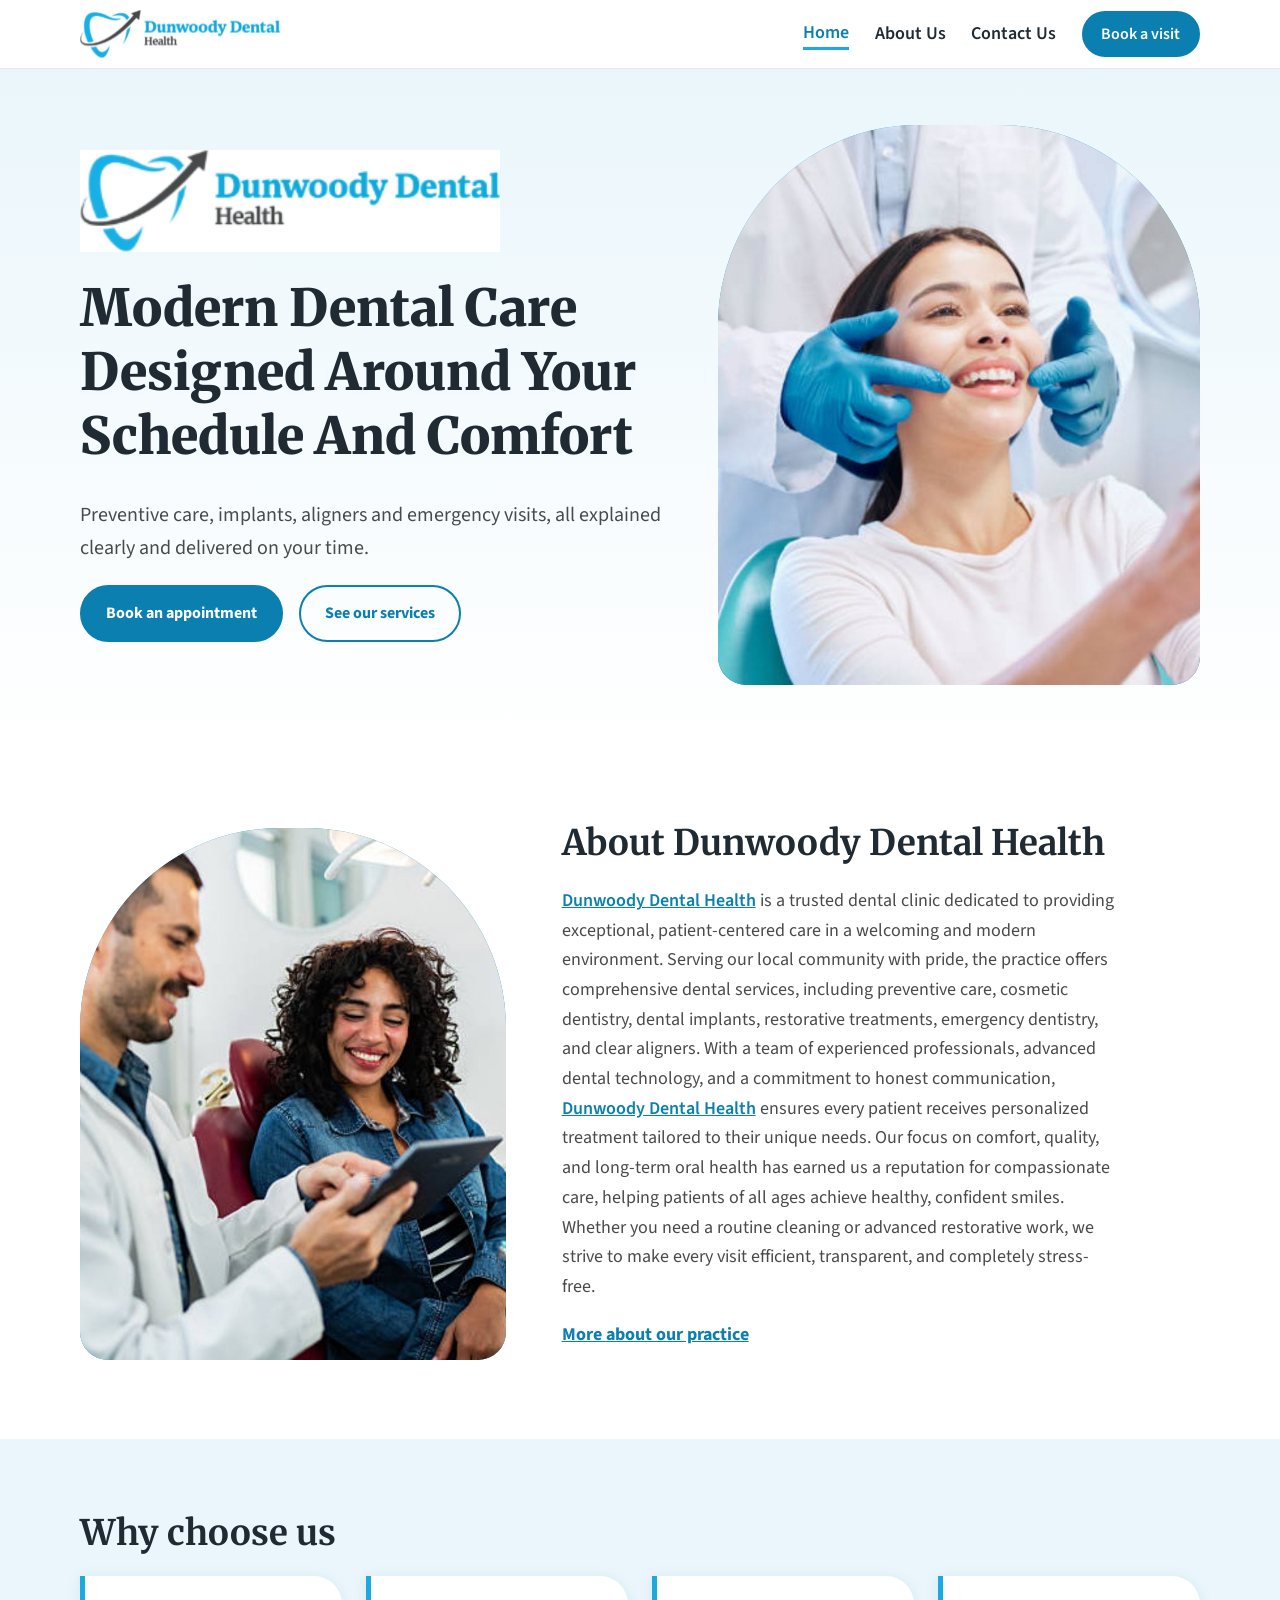
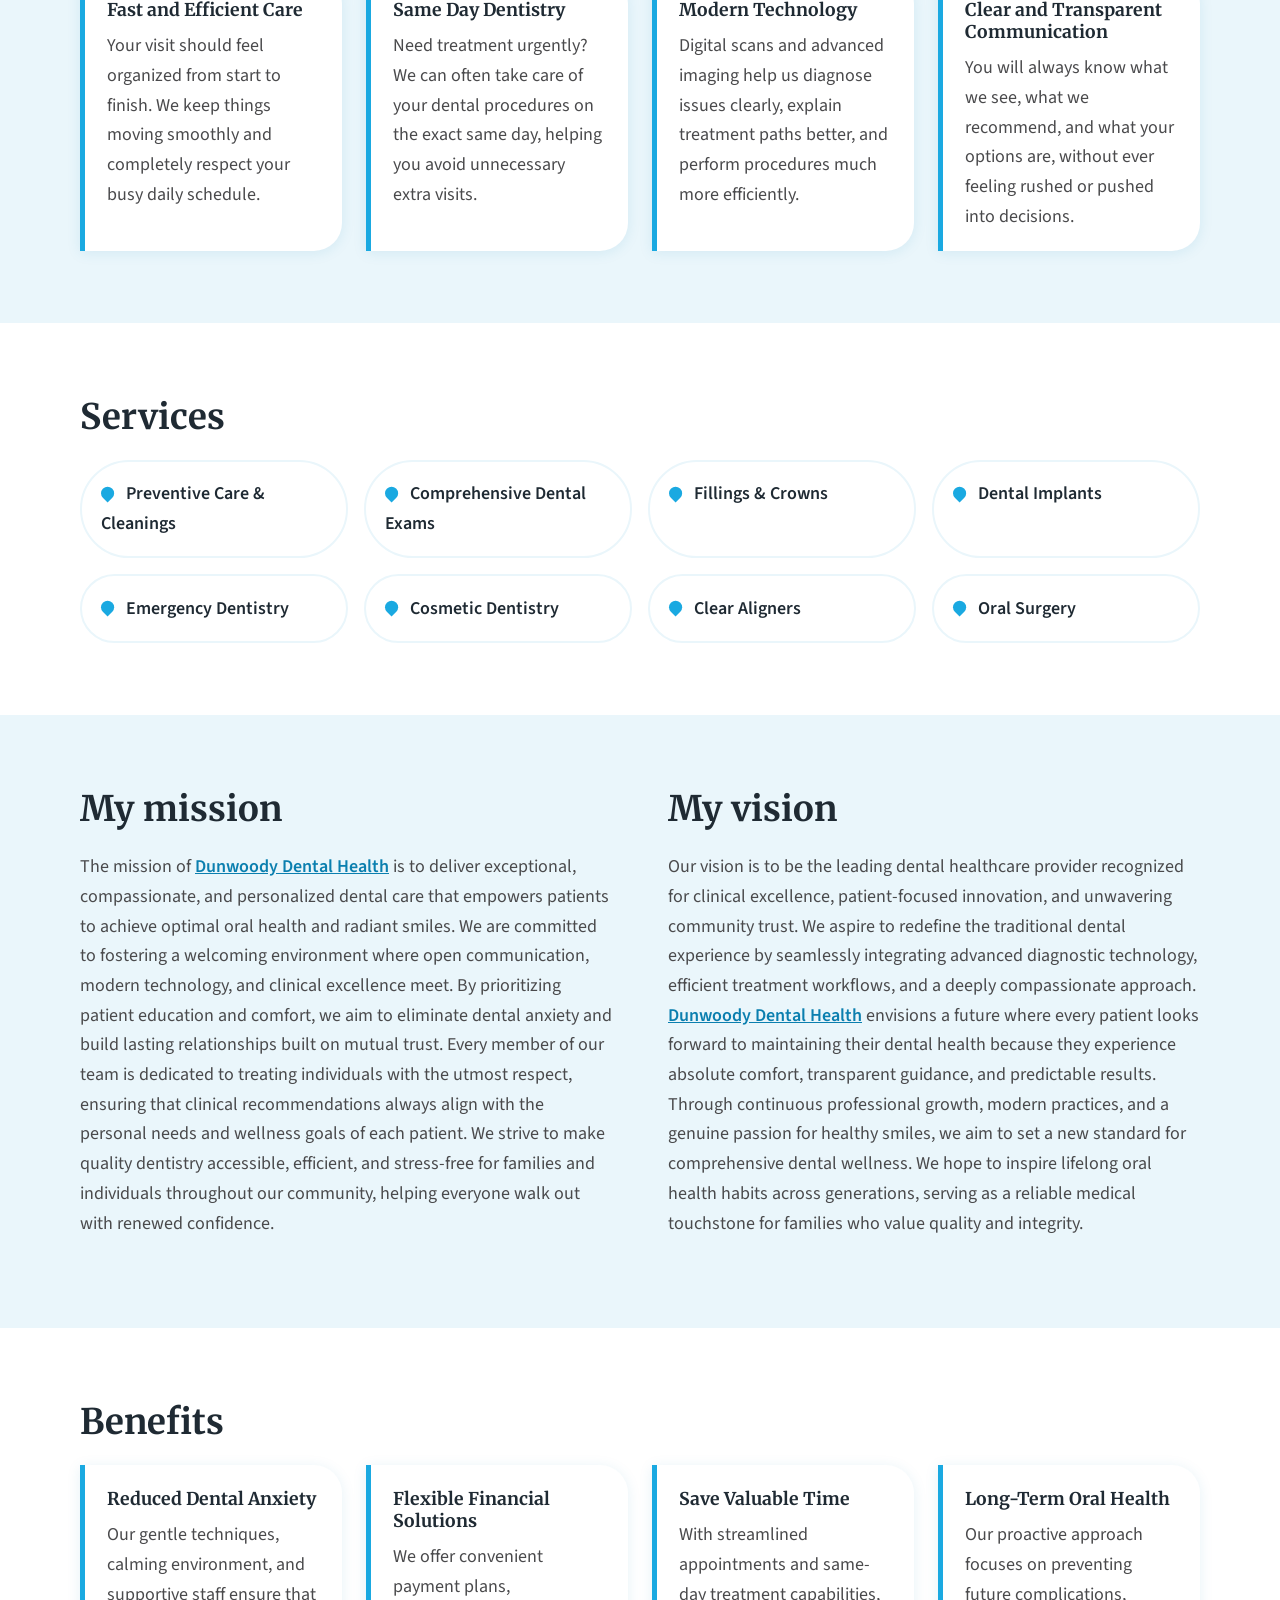
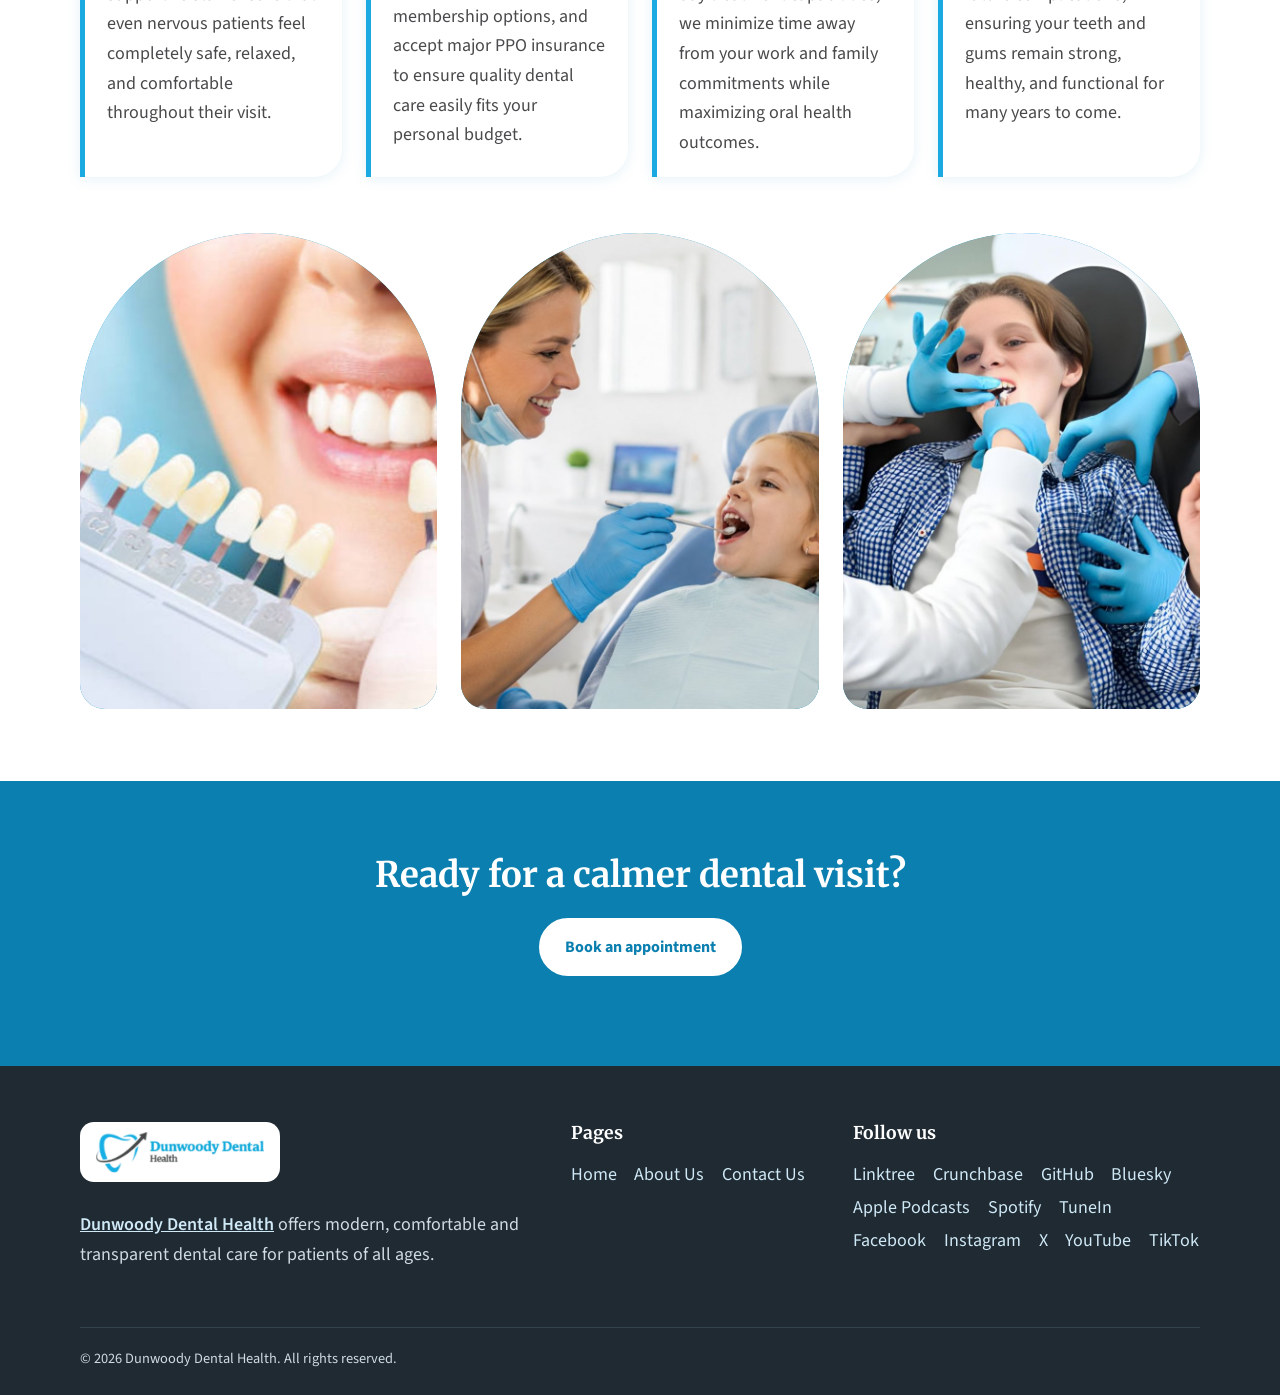
<file: index.html>
<!DOCTYPE html>
<html lang="en"><head><meta charset="utf-8"><meta name="viewport" content="width=device-width, initial-scale=1"><meta name="google-site-verification" content="Txa3iTcKR2nJV5ElExxhvN37FDd3ukhastSOL6AmpdI" />
<title>Dunwoody Dental Health | Modern Dental Care Around Your Schedule</title><meta name="description" content="Modern dental care designed around your schedule and comfort. Preventive care, implants, clear aligners, emergency dentistry and more at Dunwoody Dental Health.">
<link rel="canonical" href="https://dunwoodydentalhealth.netlify.app/"><meta name="robots" content="index,follow,max-image-preview:large"><meta name="theme-color" content="#1AA9E1"><meta name="author" content="Dunwoody Dental Health"><script type="application/ld+json">{"@context": "https://schema.org", "@graph": [{"@type": "Dentist", "@id": "https://dunwoodydentalhealth.netlify.app/#org", "name": "Dunwoody Dental Health", "url": "https://dunwoodydentalhealth.netlify.app/", "logo": "https://dunwoodydentalhealth.netlify.app/assets/logo.jpg", "image": "https://dunwoodydentalhealth.netlify.app/assets/og-image.jpg", "description": "Modern dental care designed around your schedule and comfort.", "sameAs": ["https://linktr.ee/dunwoodydentalhealth", "https://www.crunchbase.com/organization/dunwoody-dental-health", "https://github.com/dunwoodydentalhealth", "http://bsky.app/profile/dunwoodydental.bsky.social", "https://podcasts.apple.com/us/podcast/id6799878111", "https://open.spotify.com/show/033QrRmAuR9vrLFo2fSF3w", "https://tunein.com/radio/p4786538/", "https://www.facebook.com/DunwoodyDentalHealth/", "https://www.instagram.com/dunwoodydentalhealth/?hl=en", "https://x.com/Dunwoody_dds", "https://www.youtube.com/@DunwoodyDentalHealth", "https://www.tiktok.com/@dunwoodydentalhealth"]}, {"@type": "WebSite", "@id": "https://dunwoodydentalhealth.netlify.app/#site", "url": "https://dunwoodydentalhealth.netlify.app/", "name": "Dunwoody Dental Health", "publisher": {"@id": "https://dunwoodydentalhealth.netlify.app/#org"}}]}</script>
<link rel="icon" href="favicon.ico" sizes="32x32"><link rel="icon" type="image/png" href="assets/favicon.png"><link rel="apple-touch-icon" href="assets/apple-touch-icon.png">
<meta property="og:type" content="website"><meta property="og:site_name" content="Dunwoody Dental Health"><meta property="og:title" content="Dunwoody Dental Health | Modern Dental Care Around Your Schedule"><meta property="og:description" content="Modern dental care designed around your schedule and comfort. Preventive care, implants, clear aligners, emergency dentistry and more at Dunwoody Dental Health."><meta property="og:image" content="https://dunwoodydentalhealth.netlify.app/assets/og-image.jpg"><meta property="og:url" content="https://dunwoodydentalhealth.netlify.app/"><meta property="og:locale" content="en_US">
<meta name="twitter:card" content="summary_large_image"><meta name="twitter:image" content="https://dunwoodydentalhealth.netlify.app/assets/og-image.jpg">
<link rel="preconnect" href="https://fonts.googleapis.com"><link rel="preconnect" href="https://fonts.gstatic.com" crossorigin>
<link href="https://fonts.googleapis.com/css2?family=Merriweather:wght@400;700;900&family=Source+Sans+3:wght@400;600;700&display=swap" rel="stylesheet">
<link rel="stylesheet" href="css/style.css"></head><body>
<header class="site-header"><div class="wrap bar"><a href="index.html" class="logo"><img src="assets/logo.jpg" alt="Dunwoody Dental Health logo" width="220"></a>
<button class="menu-btn" aria-label="Open menu" aria-expanded="false">Menu</button><nav class="nav" aria-label="Main"><a href="index.html" aria-current="page">Home</a><a href="about.html">About Us</a><a href="contact.html">Contact Us</a><a class="btn btn-sm" href="contact.html#book">Book a visit</a></nav></div></header>
<main>
<section class="hero"><div class="wrap hero-grid"><div>
<img class="hero-logo" src="assets/logo.jpg" alt="Dunwoody Dental Health logo" width="420">
<h1>Modern Dental Care Designed Around Your Schedule And Comfort</h1>
<p class="lead">Preventive care, implants, aligners and emergency visits, all explained clearly and delivered on your time.</p>
<p class="cta"><a class="btn" href="https://dunwoodydentalhealth.com/">Book an appointment</a><a class="btn btn-ghost" href="#services">See our services</a></p></div>
<figure class="ph arch hero-img"><img src="images/patient-1.jpg" alt="Smiling patient checking her new smile with the dentist" width="1000" height="1000" loading="lazy"></figure></div></section>

<section class="sec"><div class="wrap split"><figure class="ph arch"><img src="images/patient-2.jpg" alt="Dentist reviewing treatment options with a smiling patient on a tablet" width="1000" height="1000" loading="lazy"></figure><div>
<h2>About Dunwoody Dental Health</h2>
<p><a class="brand-link" href="https://studio.hubhopper.com/podcasts/484745/details" target="_blank" rel="noopener">Dunwoody Dental Health</a> is a trusted dental clinic dedicated to providing exceptional, patient-centered care in a welcoming and modern environment. Serving our local community with pride, the practice offers comprehensive dental services, including preventive care, cosmetic dentistry, dental implants, restorative treatments, emergency dentistry, and clear aligners. With a team of experienced professionals, advanced dental technology, and a commitment to honest communication, <a class="brand-link" href="https://www.airgigs.com/user/dunwoodydentalhealth" target="_blank" rel="noopener">Dunwoody Dental Health</a> ensures every patient receives personalized treatment tailored to their unique needs. Our focus on comfort, quality, and long-term oral health has earned us a reputation for compassionate care, helping patients of all ages achieve healthy, confident smiles. Whether you need a routine cleaning or advanced restorative work, we strive to make every visit efficient, transparent, and completely stress-free.</p>
<p><a class="textlink" href="about.html">More about our practice</a></p></div></div></section>

<section class="sec tint"><div class="wrap"><h2>Why choose us</h2><div class="grid4"><article class="card"><h3>Fast and Efficient Care</h3><p>Your visit should feel organized from start to finish. We keep things moving smoothly and completely respect your busy daily schedule.</p></article><article class="card"><h3>Same Day Dentistry</h3><p>Need treatment urgently? We can often take care of your dental procedures on the exact same day, helping you avoid unnecessary extra visits.</p></article><article class="card"><h3>Modern Technology</h3><p>Digital scans and advanced imaging help us diagnose issues clearly, explain treatment paths better, and perform procedures much more efficiently.</p></article><article class="card"><h3>Clear and Transparent Communication</h3><p>You will always know what we see, what we recommend, and what your options are, without ever feeling rushed or pushed into decisions.</p></article></div></div></section>

<section class="sec" id="services"><div class="wrap"><h2>Services</h2><ul class="svc"><li>Preventive Care & Cleanings</li><li>Comprehensive Dental Exams</li><li>Fillings & Crowns</li><li>Dental Implants</li><li>Emergency Dentistry</li><li>Cosmetic Dentistry</li><li>Clear Aligners</li><li>Oral Surgery</li></ul></div></section>

<section class="sec tint"><div class="wrap mv">
<div><h2>My mission</h2><p>The mission of <a class="brand-link" href="https://lnk.bio/dunwoodydentalhealth" target="_blank" rel="noopener">Dunwoody Dental Health</a> is to deliver exceptional, compassionate, and personalized dental care that empowers patients to achieve optimal oral health and radiant smiles. We are committed to fostering a welcoming environment where open communication, modern technology, and clinical excellence meet. By prioritizing patient education and comfort, we aim to eliminate dental anxiety and build lasting relationships built on mutual trust. Every member of our team is dedicated to treating individuals with the utmost respect, ensuring that clinical recommendations always align with the personal needs and wellness goals of each patient. We strive to make quality dentistry accessible, efficient, and stress-free for families and individuals throughout our community, helping everyone walk out with renewed confidence.</p></div>
<div><h2>My vision</h2><p>Our vision is to be the leading dental healthcare provider recognized for clinical excellence, patient-focused innovation, and unwavering community trust. We aspire to redefine the traditional dental experience by seamlessly integrating advanced diagnostic technology, efficient treatment workflows, and a deeply compassionate approach. <a class="brand-link" href="https://www.letsknowit.com/dunwoodydentalhealth" target="_blank" rel="noopener">Dunwoody Dental Health</a> envisions a future where every patient looks forward to maintaining their dental health because they experience absolute comfort, transparent guidance, and predictable results. Through continuous professional growth, modern practices, and a genuine passion for healthy smiles, we aim to set a new standard for comprehensive dental wellness. We hope to inspire lifelong oral health habits across generations, serving as a reliable medical touchstone for families who value quality and integrity.</p></div></div></section>

<section class="sec"><div class="wrap"><h2>Benefits</h2><div class="grid4"><article class="card"><h3>Reduced Dental Anxiety</h3><p>Our gentle techniques, calming environment, and supportive staff ensure that even nervous patients feel completely safe, relaxed, and comfortable throughout their visit.</p></article><article class="card"><h3>Flexible Financial Solutions</h3><p>We offer convenient payment plans, membership options, and accept major PPO insurance to ensure quality dental care easily fits your personal budget.</p></article><article class="card"><h3>Save Valuable Time</h3><p>With streamlined appointments and same-day treatment capabilities, we minimize time away from your work and family commitments while maximizing oral health outcomes.</p></article><article class="card"><h3>Long-Term Oral Health</h3><p>Our proactive approach focuses on preventing future complications, ensuring your teeth and gums remain strong, healthy, and functional for many years to come.</p></article></div>
<div class="gallery"><figure class="ph arch"><img src="images/patient-3.jpg" alt="Close-up of a patient's bright smile with tooth shade guide" width="1000" height="1000" loading="lazy"></figure><figure class="ph arch"><img src="images/patient-4.jpg" alt="Child patient at a gentle dental check-up" width="1000" height="1000" loading="lazy"></figure><figure class="ph arch"><img src="images/patient-5.jpg" alt="Young patient receiving dental care" width="1000" height="1000" loading="lazy"></figure></div></div></section>

<section class="sec band"><div class="wrap center"><h2>Ready for a calmer dental visit?</h2><p class="cta"><a class="btn btn-light" href="contact.html#book">Book an appointment</a></p></div></section></main>
<footer class="site-footer"><div class="wrap foot"><div><img src="assets/logo.jpg" alt="Dunwoody Dental Health" width="200"><p><a class="brand-link" href="https://leetcode.com/u/dunwoodydentalhealth/" target="_blank" rel="noopener">Dunwoody Dental Health</a> offers modern, comfortable and transparent dental care for patients of all ages.</p></div>
<div><h3>Pages</h3><p class="flinks"><a href="index.html" aria-current="page">Home</a><a href="about.html">About Us</a><a href="contact.html">Contact Us</a></p></div><div><h3>Follow us</h3><p class="flinks"><a href="https://linktr.ee/dunwoodydentalhealth" target="_blank" rel="noopener me">Linktree</a><a href="https://www.crunchbase.com/organization/dunwoody-dental-health" target="_blank" rel="noopener me">Crunchbase</a><a href="https://github.com/dunwoodydentalhealth" target="_blank" rel="noopener me">GitHub</a><a href="http://bsky.app/profile/dunwoodydental.bsky.social" target="_blank" rel="noopener me">Bluesky</a><a href="https://podcasts.apple.com/us/podcast/id6799878111" target="_blank" rel="noopener me">Apple Podcasts</a><a href="https://open.spotify.com/show/033QrRmAuR9vrLFo2fSF3w" target="_blank" rel="noopener me">Spotify</a><a href="https://tunein.com/radio/p4786538/" target="_blank" rel="noopener me">TuneIn</a><a href="https://www.facebook.com/DunwoodyDentalHealth/" target="_blank" rel="noopener me">Facebook</a><a href="https://www.instagram.com/dunwoodydentalhealth/?hl=en" target="_blank" rel="noopener me">Instagram</a><a href="https://x.com/Dunwoody_dds" target="_blank" rel="noopener me">X</a><a href="https://www.youtube.com/@DunwoodyDentalHealth" target="_blank" rel="noopener me">YouTube</a><a href="https://www.tiktok.com/@dunwoodydentalhealth" target="_blank" rel="noopener me">TikTok</a></p></div></div>
<div class="wrap copy">&copy; <span id="yr">2026</span> Dunwoody Dental Health. All rights reserved.</div></footer>
<script src="js/main.js"></script></body></html>
</file>
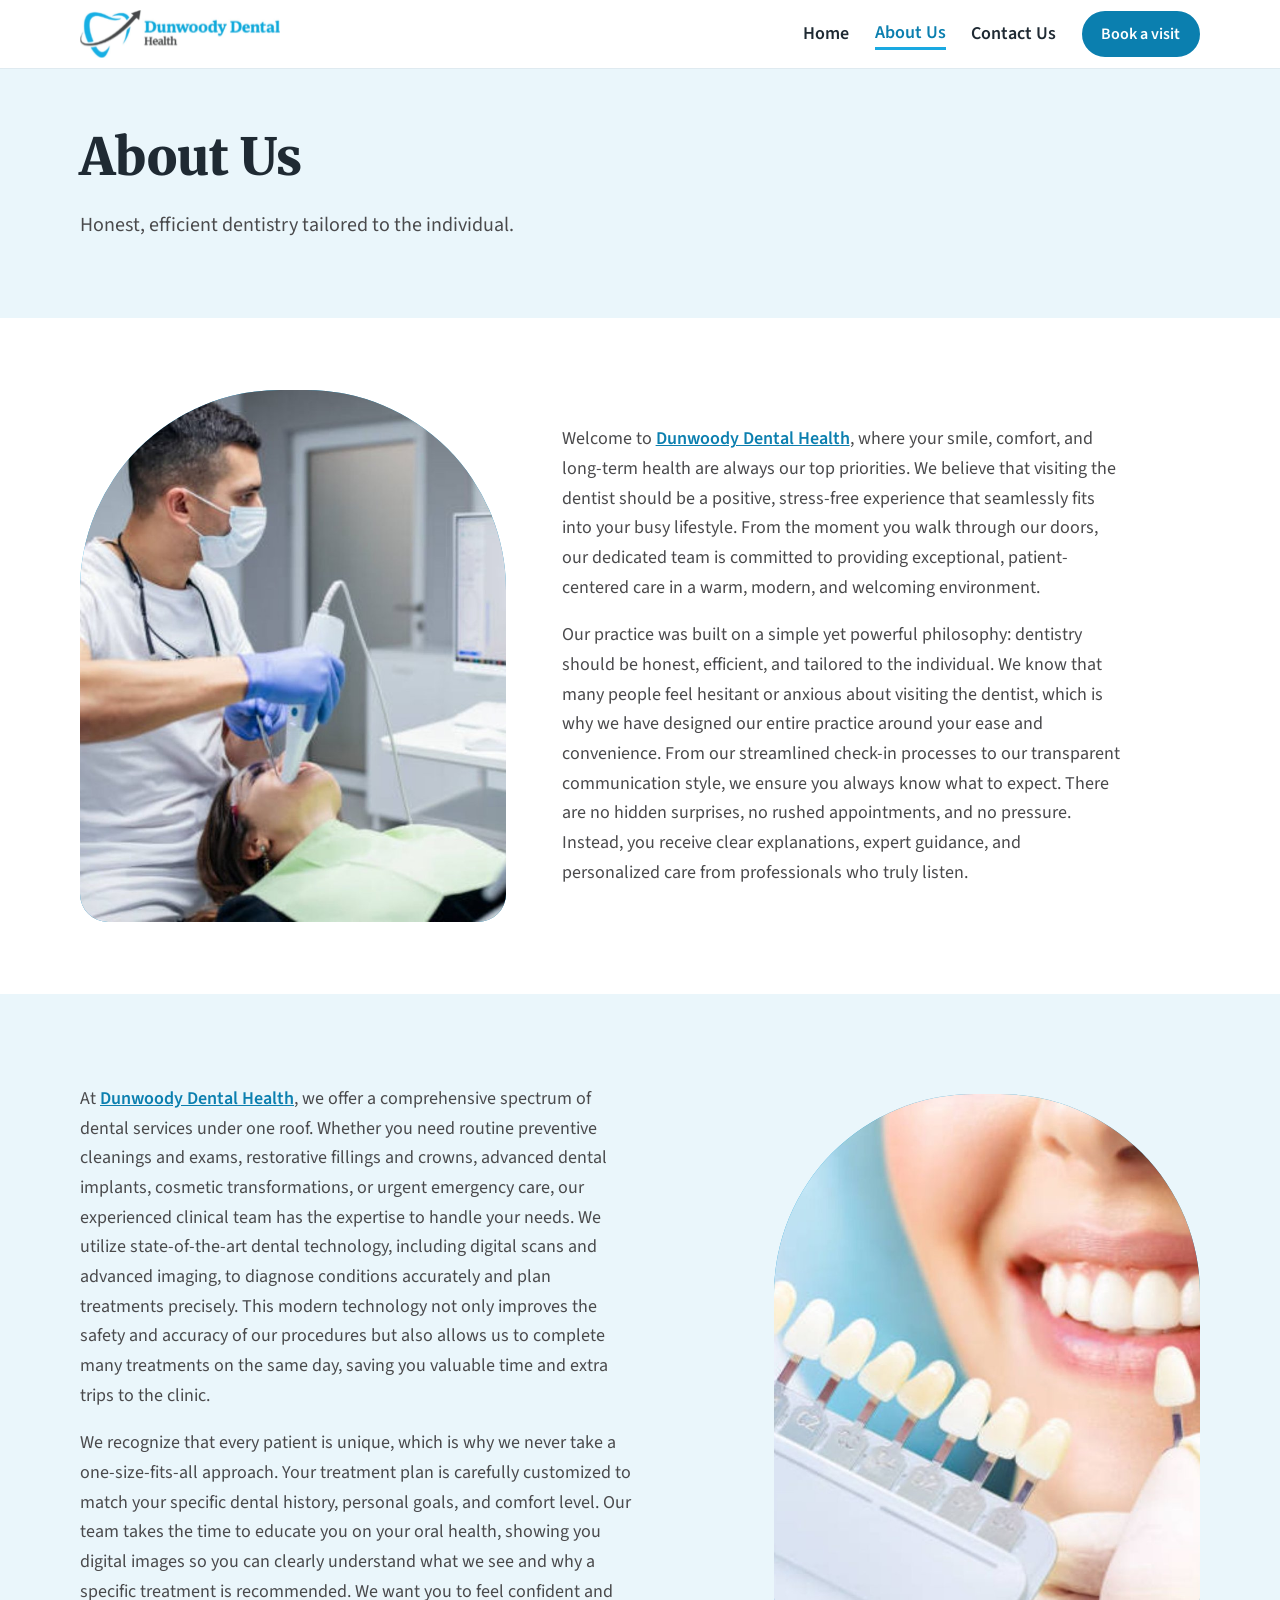
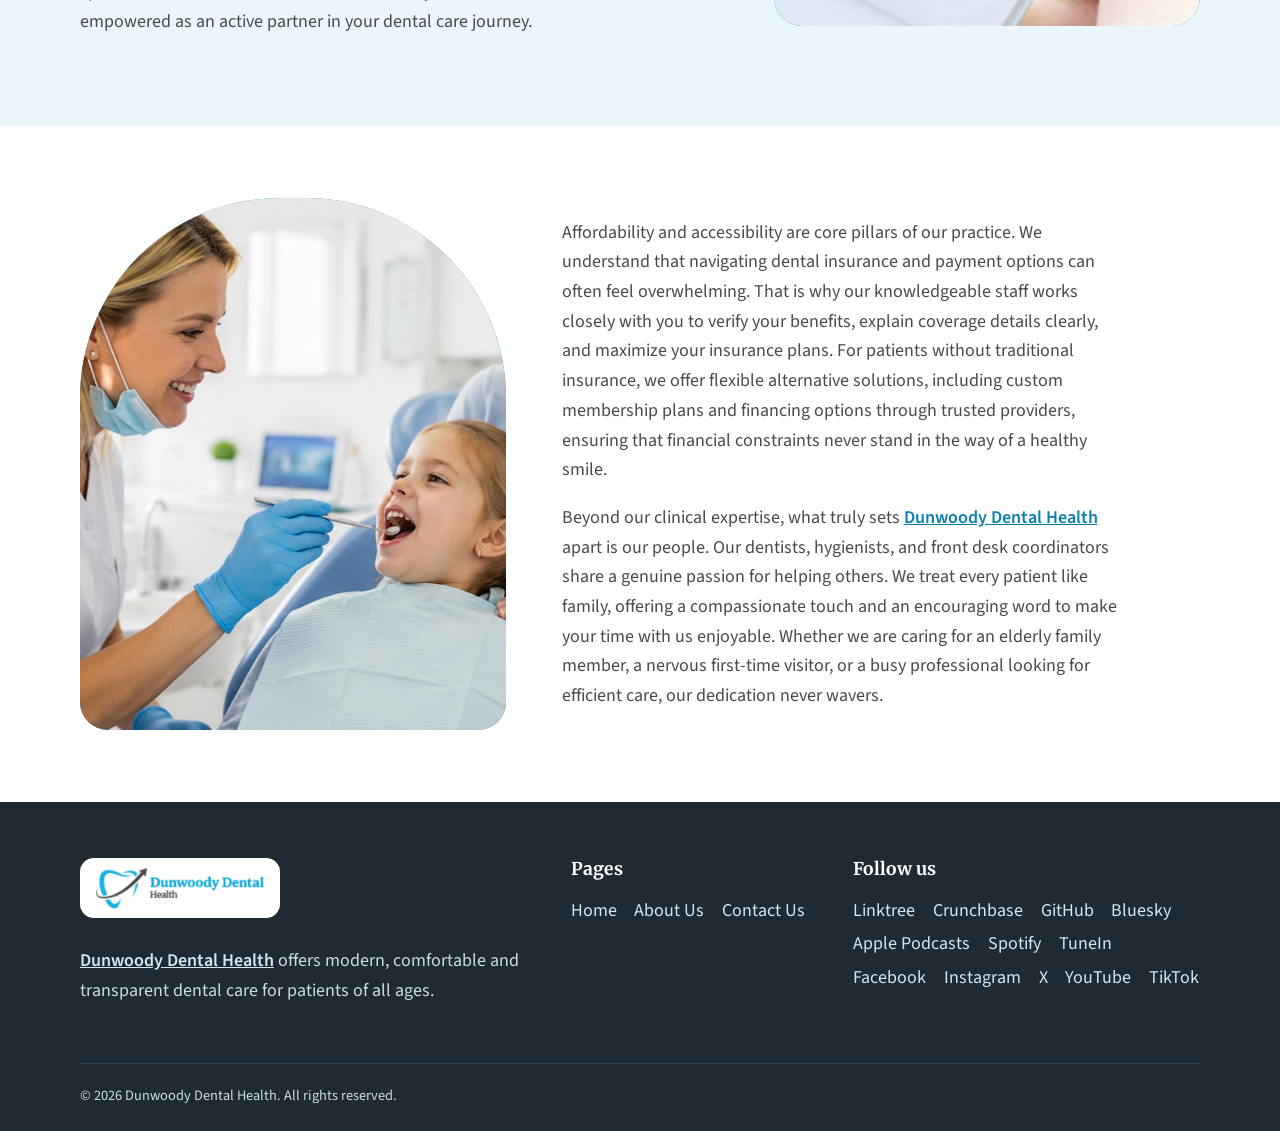
<file: about.html>
<!DOCTYPE html>
<html lang="en"><head><meta charset="utf-8"><meta name="viewport" content="width=device-width, initial-scale=1">
<title>About Us | Dunwoody Dental Health</title><meta name="description" content="Learn about Dunwoody Dental Health: honest, efficient, patient-centered dentistry with modern technology, flexible payment options and a caring team.">
<link rel="canonical" href="https://dunwoodydentalhealth.netlify.app/about.html"><meta name="robots" content="index,follow,max-image-preview:large"><meta name="theme-color" content="#1AA9E1"><meta name="author" content="Dunwoody Dental Health"><script type="application/ld+json">{"@context": "https://schema.org", "@graph": [{"@type": "Dentist", "@id": "https://dunwoodydentalhealth.netlify.app/#org", "name": "Dunwoody Dental Health", "url": "https://dunwoodydentalhealth.netlify.app/", "logo": "https://dunwoodydentalhealth.netlify.app/assets/logo.jpg", "image": "https://dunwoodydentalhealth.netlify.app/assets/og-image.jpg", "description": "Modern dental care designed around your schedule and comfort.", "sameAs": ["https://linktr.ee/dunwoodydentalhealth", "https://www.crunchbase.com/organization/dunwoody-dental-health", "https://github.com/dunwoodydentalhealth", "http://bsky.app/profile/dunwoodydental.bsky.social", "https://podcasts.apple.com/us/podcast/id6799878111", "https://open.spotify.com/show/033QrRmAuR9vrLFo2fSF3w", "https://tunein.com/radio/p4786538/", "https://www.facebook.com/DunwoodyDentalHealth/", "https://www.instagram.com/dunwoodydentalhealth/?hl=en", "https://x.com/Dunwoody_dds", "https://www.youtube.com/@DunwoodyDentalHealth", "https://www.tiktok.com/@dunwoodydentalhealth"]}, {"@type": "WebSite", "@id": "https://dunwoodydentalhealth.netlify.app/#site", "url": "https://dunwoodydentalhealth.netlify.app/", "name": "Dunwoody Dental Health", "publisher": {"@id": "https://dunwoodydentalhealth.netlify.app/#org"}}, {"@type": "AboutPage", "url": "https://dunwoodydentalhealth.netlify.app/about.html", "name": "About Us", "about": {"@id": "https://dunwoodydentalhealth.netlify.app/#org"}}]}</script>
<link rel="icon" href="favicon.ico" sizes="32x32"><link rel="icon" type="image/png" href="assets/favicon.png"><link rel="apple-touch-icon" href="assets/apple-touch-icon.png">
<meta property="og:type" content="website"><meta property="og:site_name" content="Dunwoody Dental Health"><meta property="og:title" content="About Us | Dunwoody Dental Health"><meta property="og:description" content="Learn about Dunwoody Dental Health: honest, efficient, patient-centered dentistry with modern technology, flexible payment options and a caring team."><meta property="og:image" content="https://dunwoodydentalhealth.netlify.app/assets/og-image.jpg"><meta property="og:url" content="https://dunwoodydentalhealth.netlify.app/about.html"><meta property="og:locale" content="en_US">
<meta name="twitter:card" content="summary_large_image"><meta name="twitter:image" content="https://dunwoodydentalhealth.netlify.app/assets/og-image.jpg">
<link rel="preconnect" href="https://fonts.googleapis.com"><link rel="preconnect" href="https://fonts.gstatic.com" crossorigin>
<link href="https://fonts.googleapis.com/css2?family=Merriweather:wght@400;700;900&family=Source+Sans+3:wght@400;600;700&display=swap" rel="stylesheet">
<link rel="stylesheet" href="css/style.css"></head><body>
<header class="site-header"><div class="wrap bar"><a href="index.html" class="logo"><img src="assets/logo.jpg" alt="Dunwoody Dental Health logo" width="220"></a>
<button class="menu-btn" aria-label="Open menu" aria-expanded="false">Menu</button><nav class="nav" aria-label="Main"><a href="index.html">Home</a><a href="about.html" aria-current="page">About Us</a><a href="contact.html">Contact Us</a><a class="btn btn-sm" href="contact.html#book">Book a visit</a></nav></div></header>
<main><section class="page-head"><div class="wrap"><h1>About Us</h1><p class="lead">Honest, efficient dentistry tailored to the individual.</p></div></section>
<section class="sec"><div class="wrap split"><figure class="ph arch"><img src="images/patient-6.jpg" alt="Dentist using a digital intraoral scanner on a patient" width="1000" height="1000" loading="lazy"></figure><div><p>Welcome to <a class="brand-link" href="https://audio.com/dunwoody-dental-health" target="_blank" rel="noopener">Dunwoody Dental Health</a>, where your smile, comfort, and long-term health are always our top priorities. We believe that visiting the dentist should be a positive, stress-free experience that seamlessly fits into your busy lifestyle. From the moment you walk through our doors, our dedicated team is committed to providing exceptional, patient-centered care in a warm, modern, and welcoming environment.</p><p>Our practice was built on a simple yet powerful philosophy: dentistry should be honest, efficient, and tailored to the individual. We know that many people feel hesitant or anxious about visiting the dentist, which is why we have designed our entire practice around your ease and convenience. From our streamlined check-in processes to our transparent communication style, we ensure you always know what to expect. There are no hidden surprises, no rushed appointments, and no pressure. Instead, you receive clear explanations, expert guidance, and personalized care from professionals who truly listen.</p></div></div></section>
<section class="sec tint"><div class="wrap split rev"><div><p>At <a class="brand-link" href="https://www.zupyak.com/u/Dunwoody-Dental-Health/" target="_blank" rel="noopener">Dunwoody Dental Health</a>, we offer a comprehensive spectrum of dental services under one roof. Whether you need routine preventive cleanings and exams, restorative fillings and crowns, advanced dental implants, cosmetic transformations, or urgent emergency care, our experienced clinical team has the expertise to handle your needs. We utilize state-of-the-art dental technology, including digital scans and advanced imaging, to diagnose conditions accurately and plan treatments precisely. This modern technology not only improves the safety and accuracy of our procedures but also allows us to complete many treatments on the same day, saving you valuable time and extra trips to the clinic.</p><p>We recognize that every patient is unique, which is why we never take a one-size-fits-all approach. Your treatment plan is carefully customized to match your specific dental history, personal goals, and comfort level. Our team takes the time to educate you on your oral health, showing you digital images so you can clearly understand what we see and why a specific treatment is recommended. We want you to feel confident and empowered as an active partner in your dental care journey.</p></div><figure class="ph arch"><img src="images/patient-3.jpg" alt="Close-up of a patient's bright smile with tooth shade guide" width="1000" height="1000" loading="lazy"></figure></div></section>
<section class="sec"><div class="wrap split"><figure class="ph arch"><img src="images/patient-4.jpg" alt="Child patient at a gentle dental check-up" width="1000" height="1000" loading="lazy"></figure><div><p>Affordability and accessibility are core pillars of our practice. We understand that navigating dental insurance and payment options can often feel overwhelming. That is why our knowledgeable staff works closely with you to verify your benefits, explain coverage details clearly, and maximize your insurance plans. For patients without traditional insurance, we offer flexible alternative solutions, including custom membership plans and financing options through trusted providers, ensuring that financial constraints never stand in the way of a healthy smile.</p><p>Beyond our clinical expertise, what truly sets <a class="brand-link" href="https://orcid.org/my-orcid?emailVerified=true&orcid=0009-0005-3751-961X" target="_blank" rel="noopener">Dunwoody Dental Health</a> apart is our people. Our dentists, hygienists, and front desk coordinators share a genuine passion for helping others. We treat every patient like family, offering a compassionate touch and an encouraging word to make your time with us enjoyable. Whether we are caring for an elderly family member, a nervous first-time visitor, or a busy professional looking for efficient care, our dedication never wavers.</p></div></div></section>
<footer class="site-footer"><div class="wrap foot"><div><img src="assets/logo.jpg" alt="Dunwoody Dental Health" width="200"><p><a class="brand-link" href="https://metacast.app/itunes/import/6799878111" target="_blank" rel="noopener">Dunwoody Dental Health</a> offers modern, comfortable and transparent dental care for patients of all ages.</p></div>
<div><h3>Pages</h3><p class="flinks"><a href="index.html">Home</a><a href="about.html" aria-current="page">About Us</a><a href="contact.html">Contact Us</a></p></div><div><h3>Follow us</h3><p class="flinks"><a href="https://linktr.ee/dunwoodydentalhealth" target="_blank" rel="noopener me">Linktree</a><a href="https://www.crunchbase.com/organization/dunwoody-dental-health" target="_blank" rel="noopener me">Crunchbase</a><a href="https://github.com/dunwoodydentalhealth" target="_blank" rel="noopener me">GitHub</a><a href="http://bsky.app/profile/dunwoodydental.bsky.social" target="_blank" rel="noopener me">Bluesky</a><a href="https://podcasts.apple.com/us/podcast/id6799878111" target="_blank" rel="noopener me">Apple Podcasts</a><a href="https://open.spotify.com/show/033QrRmAuR9vrLFo2fSF3w" target="_blank" rel="noopener me">Spotify</a><a href="https://tunein.com/radio/p4786538/" target="_blank" rel="noopener me">TuneIn</a><a href="https://www.facebook.com/DunwoodyDentalHealth/" target="_blank" rel="noopener me">Facebook</a><a href="https://www.instagram.com/dunwoodydentalhealth/?hl=en" target="_blank" rel="noopener me">Instagram</a><a href="https://x.com/Dunwoody_dds" target="_blank" rel="noopener me">X</a><a href="https://www.youtube.com/@DunwoodyDentalHealth" target="_blank" rel="noopener me">YouTube</a><a href="https://www.tiktok.com/@dunwoodydentalhealth" target="_blank" rel="noopener me">TikTok</a></p></div></div>
<div class="wrap copy">&copy; <span id="yr">2026</span> Dunwoody Dental Health. All rights reserved.</div></footer>
<script src="js/main.js"></script></body></html>
</file>
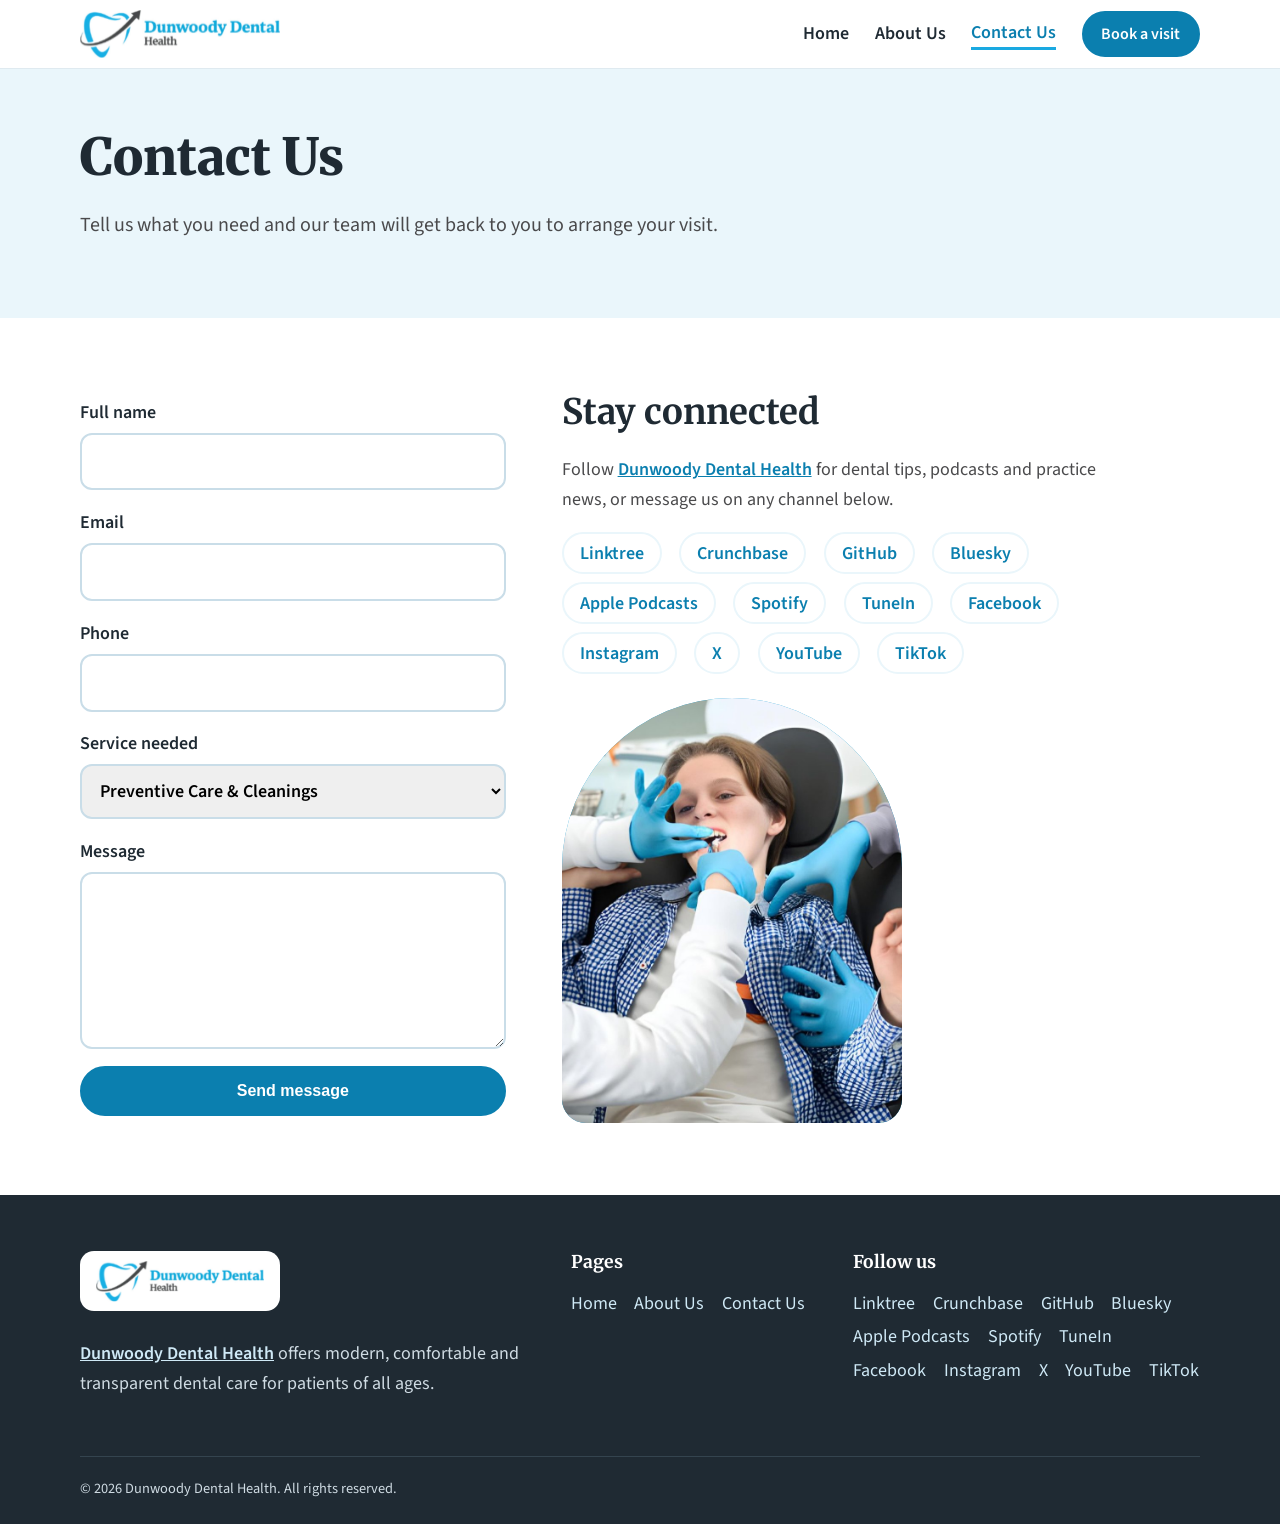
<file: contact.html>
<!DOCTYPE html>
<html lang="en"><head><meta charset="utf-8"><meta name="viewport" content="width=device-width, initial-scale=1">
<title>Contact Us | Dunwoody Dental Health</title><meta name="description" content="Book a visit or ask a question. Contact Dunwoody Dental Health and our team will get back to you.">
<link rel="canonical" href="https://dunwoodydentalhealth.netlify.app/contact.html"><meta name="robots" content="index,follow,max-image-preview:large"><meta name="theme-color" content="#1AA9E1"><meta name="author" content="Dunwoody Dental Health"><script type="application/ld+json">{"@context": "https://schema.org", "@graph": [{"@type": "Dentist", "@id": "https://dunwoodydentalhealth.netlify.app/#org", "name": "Dunwoody Dental Health", "url": "https://dunwoodydentalhealth.netlify.app/", "logo": "https://dunwoodydentalhealth.netlify.app/assets/logo.jpg", "image": "https://dunwoodydentalhealth.netlify.app/assets/og-image.jpg", "description": "Modern dental care designed around your schedule and comfort.", "sameAs": ["https://linktr.ee/dunwoodydentalhealth", "https://www.crunchbase.com/organization/dunwoody-dental-health", "https://github.com/dunwoodydentalhealth", "http://bsky.app/profile/dunwoodydental.bsky.social", "https://podcasts.apple.com/us/podcast/id6799878111", "https://open.spotify.com/show/033QrRmAuR9vrLFo2fSF3w", "https://tunein.com/radio/p4786538/", "https://www.facebook.com/DunwoodyDentalHealth/", "https://www.instagram.com/dunwoodydentalhealth/?hl=en", "https://x.com/Dunwoody_dds", "https://www.youtube.com/@DunwoodyDentalHealth", "https://www.tiktok.com/@dunwoodydentalhealth"]}, {"@type": "WebSite", "@id": "https://dunwoodydentalhealth.netlify.app/#site", "url": "https://dunwoodydentalhealth.netlify.app/", "name": "Dunwoody Dental Health", "publisher": {"@id": "https://dunwoodydentalhealth.netlify.app/#org"}}, {"@type": "ContactPage", "url": "https://dunwoodydentalhealth.netlify.app/contact.html", "name": "Contact Us", "about": {"@id": "https://dunwoodydentalhealth.netlify.app/#org"}}]}</script>
<link rel="icon" href="favicon.ico" sizes="32x32"><link rel="icon" type="image/png" href="assets/favicon.png"><link rel="apple-touch-icon" href="assets/apple-touch-icon.png">
<meta property="og:type" content="website"><meta property="og:site_name" content="Dunwoody Dental Health"><meta property="og:title" content="Contact Us | Dunwoody Dental Health"><meta property="og:description" content="Book a visit or ask a question. Contact Dunwoody Dental Health and our team will get back to you."><meta property="og:image" content="https://dunwoodydentalhealth.netlify.app/assets/og-image.jpg"><meta property="og:url" content="https://dunwoodydentalhealth.netlify.app/contact.html"><meta property="og:locale" content="en_US">
<meta name="twitter:card" content="summary_large_image"><meta name="twitter:image" content="https://dunwoodydentalhealth.netlify.app/assets/og-image.jpg">
<link rel="preconnect" href="https://fonts.googleapis.com"><link rel="preconnect" href="https://fonts.gstatic.com" crossorigin>
<link href="https://fonts.googleapis.com/css2?family=Merriweather:wght@400;700;900&family=Source+Sans+3:wght@400;600;700&display=swap" rel="stylesheet">
<link rel="stylesheet" href="css/style.css"></head><body>
<header class="site-header"><div class="wrap bar"><a href="index.html" class="logo"><img src="assets/logo.jpg" alt="Dunwoody Dental Health logo" width="220"></a>
<button class="menu-btn" aria-label="Open menu" aria-expanded="false">Menu</button><nav class="nav" aria-label="Main"><a href="index.html">Home</a><a href="about.html">About Us</a><a href="contact.html" aria-current="page">Contact Us</a><a class="btn btn-sm" href="contact.html#book">Book a visit</a></nav></div></header>
<main><section class="page-head"><div class="wrap"><h1>Contact Us</h1><p class="lead">Tell us what you need and our team will get back to you to arrange your visit.</p></div></section>
<section class="sec" id="book"><div class="wrap split">
<form class="form" name="contact" method="POST" action="/thanks.html" data-netlify="true" netlify-honeypot="bot-field" novalidate>
<input type="hidden" name="form-name" value="contact"><p hidden><label>Do not fill this out <input name="bot-field"></label></p>
<label>Full name<input name="name" required autocomplete="name"></label>
<label>Email<input type="email" name="email" required autocomplete="email"></label>
<label>Phone<input type="tel" name="phone" autocomplete="tel"></label>
<label>Service needed<select name="service"><option>Preventive Care &amp; Cleanings</option><option>Comprehensive Dental Exam</option><option>Fillings &amp; Crowns</option><option>Dental Implants</option><option>Emergency Dentistry</option><option>Cosmetic Dentistry</option><option>Clear Aligners</option><option>Oral Surgery</option></select></label>
<label>Message<textarea name="message" rows="5" required></textarea></label>
<button class="btn" type="submit">Send message</button><p class="err" role="alert" hidden>Please fill in your name, a valid email and a message.</p></form>
<div><h2>Stay connected</h2><p>Follow <a class="brand-link" href="https://pocketcasts.com/podcast/dunwoody-dental-health/bf0817d0-6336-013f-aebf-0affe66a1943" target="_blank" rel="noopener">Dunwoody Dental Health</a> for dental tips, podcasts and practice news, or message us on any channel below.</p>
<p class="flinks big-links"><a href="https://linktr.ee/dunwoodydentalhealth" target="_blank" rel="noopener me">Linktree</a><a href="https://www.crunchbase.com/organization/dunwoody-dental-health" target="_blank" rel="noopener me">Crunchbase</a><a href="https://github.com/dunwoodydentalhealth" target="_blank" rel="noopener me">GitHub</a><a href="http://bsky.app/profile/dunwoodydental.bsky.social" target="_blank" rel="noopener me">Bluesky</a><a href="https://podcasts.apple.com/us/podcast/id6799878111" target="_blank" rel="noopener me">Apple Podcasts</a><a href="https://open.spotify.com/show/033QrRmAuR9vrLFo2fSF3w" target="_blank" rel="noopener me">Spotify</a><a href="https://tunein.com/radio/p4786538/" target="_blank" rel="noopener me">TuneIn</a><a href="https://www.facebook.com/DunwoodyDentalHealth/" target="_blank" rel="noopener me">Facebook</a><a href="https://www.instagram.com/dunwoodydentalhealth/?hl=en" target="_blank" rel="noopener me">Instagram</a><a href="https://x.com/Dunwoody_dds" target="_blank" rel="noopener me">X</a><a href="https://www.youtube.com/@DunwoodyDentalHealth" target="_blank" rel="noopener me">YouTube</a><a href="https://www.tiktok.com/@dunwoodydentalhealth" target="_blank" rel="noopener me">TikTok</a></p><figure class="ph arch"><img src="images/patient-5.jpg" alt="Young patient receiving dental care" width="1000" height="1000" loading="lazy"></figure></div></div></section></main>
<footer class="site-footer"><div class="wrap foot"><div><img src="assets/logo.jpg" alt="Dunwoody Dental Health" width="200"><p><a class="brand-link" href="https://meta.stackexchange.com/users/1929019/dunwoody-dental-health" target="_blank" rel="noopener">Dunwoody Dental Health</a> offers modern, comfortable and transparent dental care for patients of all ages.</p></div>
<div><h3>Pages</h3><p class="flinks"><a href="index.html">Home</a><a href="about.html">About Us</a><a href="contact.html" aria-current="page">Contact Us</a></p></div><div><h3>Follow us</h3><p class="flinks"><a href="https://linktr.ee/dunwoodydentalhealth" target="_blank" rel="noopener me">Linktree</a><a href="https://www.crunchbase.com/organization/dunwoody-dental-health" target="_blank" rel="noopener me">Crunchbase</a><a href="https://github.com/dunwoodydentalhealth" target="_blank" rel="noopener me">GitHub</a><a href="http://bsky.app/profile/dunwoodydental.bsky.social" target="_blank" rel="noopener me">Bluesky</a><a href="https://podcasts.apple.com/us/podcast/id6799878111" target="_blank" rel="noopener me">Apple Podcasts</a><a href="https://open.spotify.com/show/033QrRmAuR9vrLFo2fSF3w" target="_blank" rel="noopener me">Spotify</a><a href="https://tunein.com/radio/p4786538/" target="_blank" rel="noopener me">TuneIn</a><a href="https://www.facebook.com/DunwoodyDentalHealth/" target="_blank" rel="noopener me">Facebook</a><a href="https://www.instagram.com/dunwoodydentalhealth/?hl=en" target="_blank" rel="noopener me">Instagram</a><a href="https://x.com/Dunwoody_dds" target="_blank" rel="noopener me">X</a><a href="https://www.youtube.com/@DunwoodyDentalHealth" target="_blank" rel="noopener me">YouTube</a><a href="https://www.tiktok.com/@dunwoodydentalhealth" target="_blank" rel="noopener me">TikTok</a></p></div></div>
<div class="wrap copy">&copy; <span id="yr">2026</span> Dunwoody Dental Health. All rights reserved.</div></footer>
<script src="js/main.js"></script></body></html>
</file>
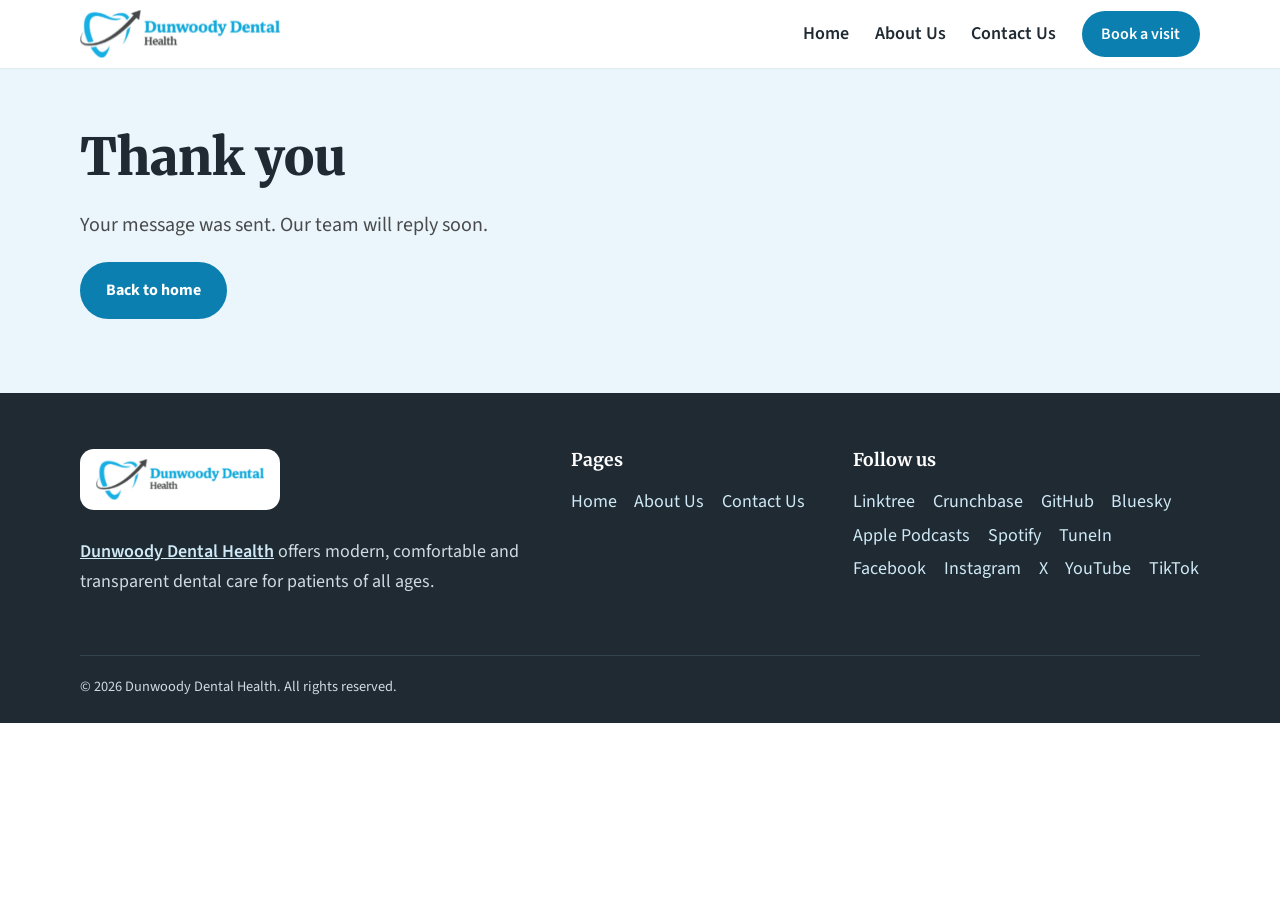
<file: thanks.html>
<!DOCTYPE html>
<html lang="en"><head><meta charset="utf-8"><meta name="viewport" content="width=device-width, initial-scale=1">
<title>Thank you | Dunwoody Dental Health</title><meta name="description" content="Your message was sent.">
<link rel="canonical" href="https://dunwoodydentalhealth.netlify.app/thanks.html"><meta name="robots" content="noindex,follow"><meta name="theme-color" content="#1AA9E1"><meta name="author" content="Dunwoody Dental Health">
<link rel="icon" href="favicon.ico" sizes="32x32"><link rel="icon" type="image/png" href="assets/favicon.png"><link rel="apple-touch-icon" href="assets/apple-touch-icon.png">
<meta property="og:type" content="website"><meta property="og:site_name" content="Dunwoody Dental Health"><meta property="og:title" content="Thank you | Dunwoody Dental Health"><meta property="og:description" content="Your message was sent."><meta property="og:image" content="https://dunwoodydentalhealth.netlify.app/assets/og-image.jpg"><meta property="og:url" content="https://dunwoodydentalhealth.netlify.app/thanks.html"><meta property="og:locale" content="en_US">
<meta name="twitter:card" content="summary_large_image"><meta name="twitter:image" content="https://dunwoodydentalhealth.netlify.app/assets/og-image.jpg">
<link rel="preconnect" href="https://fonts.googleapis.com"><link rel="preconnect" href="https://fonts.gstatic.com" crossorigin>
<link href="https://fonts.googleapis.com/css2?family=Merriweather:wght@400;700;900&family=Source+Sans+3:wght@400;600;700&display=swap" rel="stylesheet">
<link rel="stylesheet" href="css/style.css"></head><body>
<header class="site-header"><div class="wrap bar"><a href="index.html" class="logo"><img src="assets/logo.jpg" alt="Dunwoody Dental Health logo" width="220"></a>
<button class="menu-btn" aria-label="Open menu" aria-expanded="false">Menu</button><nav class="nav" aria-label="Main"><a href="index.html">Home</a><a href="about.html">About Us</a><a href="contact.html">Contact Us</a><a class="btn btn-sm" href="contact.html#book">Book a visit</a></nav></div></header>
<main><section class="page-head"><div class="wrap"><h1>Thank you</h1><p class="lead">Your message was sent. Our team will reply soon.</p><p class="cta"><a class="btn" href="index.html">Back to home</a></p></div></section></main>
<footer class="site-footer"><div class="wrap foot"><div><img src="assets/logo.jpg" alt="Dunwoody Dental Health" width="200"><p><a class="brand-link" href="https://news.prfree.org/@dunwoodydentalhealth/dunwoody-dental-health-strengthens-commitment-to-patient-centered-dental-care-ygp1of97ljb1" target="_blank" rel="noopener">Dunwoody Dental Health</a> offers modern, comfortable and transparent dental care for patients of all ages.</p></div>
<div><h3>Pages</h3><p class="flinks"><a href="index.html">Home</a><a href="about.html">About Us</a><a href="contact.html">Contact Us</a></p></div><div><h3>Follow us</h3><p class="flinks"><a href="https://linktr.ee/dunwoodydentalhealth" target="_blank" rel="noopener me">Linktree</a><a href="https://www.crunchbase.com/organization/dunwoody-dental-health" target="_blank" rel="noopener me">Crunchbase</a><a href="https://github.com/dunwoodydentalhealth" target="_blank" rel="noopener me">GitHub</a><a href="http://bsky.app/profile/dunwoodydental.bsky.social" target="_blank" rel="noopener me">Bluesky</a><a href="https://podcasts.apple.com/us/podcast/id6799878111" target="_blank" rel="noopener me">Apple Podcasts</a><a href="https://open.spotify.com/show/033QrRmAuR9vrLFo2fSF3w" target="_blank" rel="noopener me">Spotify</a><a href="https://tunein.com/radio/p4786538/" target="_blank" rel="noopener me">TuneIn</a><a href="https://www.facebook.com/DunwoodyDentalHealth/" target="_blank" rel="noopener me">Facebook</a><a href="https://www.instagram.com/dunwoodydentalhealth/?hl=en" target="_blank" rel="noopener me">Instagram</a><a href="https://x.com/Dunwoody_dds" target="_blank" rel="noopener me">X</a><a href="https://www.youtube.com/@DunwoodyDentalHealth" target="_blank" rel="noopener me">YouTube</a><a href="https://www.tiktok.com/@dunwoodydentalhealth" target="_blank" rel="noopener me">TikTok</a></p></div></div>
<div class="wrap copy">&copy; <span id="yr">2026</span> Dunwoody Dental Health. All rights reserved.</div></footer>
<script src="js/main.js"></script></body></html>
</file>
<file: css/style.css>
:root{--sky:#1AA9E1;--sky-d:#0B7FAF;--ink:#4A4A4C;--navy:#1F2A33;--tint:#EAF6FB;--white:#fff;--r:28px}
*{box-sizing:border-box}html{scroll-behavior:smooth}
body{margin:0;font:18px/1.65 "Source Sans 3",system-ui,sans-serif;color:var(--ink);background:var(--white)}
h1,h2,h3{font-family:Merriweather,Georgia,serif;color:var(--navy);line-height:1.25;margin:0 0 .6em}
h1{font-size:clamp(2rem,4.6vw,3.2rem);font-weight:900}h2{font-size:clamp(1.6rem,3vw,2.2rem)}h3{font-size:1.1rem}
img{max-width:100%;height:auto}a{color:var(--sky-d)}
a:focus-visible,button:focus-visible,input:focus-visible,select:focus-visible,textarea:focus-visible{outline:3px solid var(--sky);outline-offset:3px}
.wrap{width:min(1120px,92%);margin:auto}
.site-header{position:sticky;top:0;z-index:10;background:#fff;border-bottom:1px solid #dfeaf0}
.bar{display:flex;align-items:center;justify-content:space-between;padding:.6rem 0}.logo img{display:block;width:200px}
.nav{display:flex;align-items:center;gap:1.6rem}.nav a{text-decoration:none;color:var(--navy);font-weight:600}
.nav a[aria-current]{color:var(--sky-d);border-bottom:3px solid var(--sky)}
.menu-btn{display:none;background:none;border:2px solid var(--sky);color:var(--sky-d);border-radius:10px;padding:.4rem .9rem;font:inherit;font-weight:600}
.btn{display:inline-block;background:var(--sky-d);color:#fff!important;padding:.85rem 1.5rem;border-radius:999px;text-decoration:none;font-weight:700;border:2px solid var(--sky-d);cursor:pointer;font-size:1rem;transition:background .2s}
.btn:hover{background:var(--navy);border-color:var(--navy)}.btn-sm{padding:.5rem 1.1rem}
.btn-ghost{background:transparent;color:var(--sky-d)!important}.btn-ghost:hover{background:var(--tint)}
.btn-light{background:#fff;color:var(--sky-d)!important;border-color:#fff}.btn-light:hover{background:var(--tint);border-color:var(--tint)}
.cta{display:flex;gap:1rem;flex-wrap:wrap}.center .cta{justify-content:center}
.hero{background:linear-gradient(180deg,var(--tint),#fff);padding:3.5rem 0 4rem}
.hero-grid{display:grid;grid-template-columns:1.1fr .9fr;gap:3rem;align-items:center}
.hero-logo{display:block;width:min(420px,100%);margin-bottom:1.5rem}.lead{font-size:1.25rem;max-width:34em}
.ph{margin:0;background:linear-gradient(145deg,var(--sky),var(--sky-d));overflow:hidden;min-height:260px;position:relative}
.ph img{width:100%;height:100%;object-fit:cover;object-position:center;display:block;position:absolute;inset:0}
.arch{border-radius:200px 200px var(--r) var(--r);aspect-ratio:4/5}
.hero-img{aspect-ratio:4/5;max-height:560px;justify-self:center;width:100%}
.sec{padding:4.5rem 0}.tint{background:var(--tint)}
.split{display:grid;grid-template-columns:.8fr 1.2fr;gap:3.5rem;align-items:center}.split.rev{grid-template-columns:1.2fr .8fr}
.split p{max-width:62ch}
.grid4{display:grid;grid-template-columns:repeat(auto-fit,minmax(230px,1fr));gap:1.5rem}
.card{background:#fff;border-left:5px solid var(--sky);padding:1.4rem 1.4rem 1.2rem;border-radius:0 var(--r) var(--r) 0;box-shadow:0 2px 14px rgba(11,127,175,.1)}
.card p{margin:0}
.svc{list-style:none;padding:0;margin:0;display:grid;grid-template-columns:repeat(auto-fit,minmax(240px,1fr));gap:1rem}
.svc li{padding:1.1rem 1.2rem;border:2px solid var(--tint);border-radius:999px;font-weight:600;color:var(--navy)}
.svc li::before{content:"";display:inline-block;width:.7em;height:.7em;background:var(--sky);border-radius:50% 50% 50% 0;margin-right:.7em;transform:rotate(-45deg)}
.mv{display:grid;grid-template-columns:1fr 1fr;gap:3.5rem}.mv p{max-width:62ch}
.gallery{display:grid;grid-template-columns:repeat(3,1fr);gap:1.5rem;margin-top:3.5rem}.gallery .arch{aspect-ratio:3/4}
.band{background:var(--sky-d);color:#fff}.band h2,.band .big{color:#fff}.band a.brand-link{color:#fff}
.big{font:400 1.35rem/1.7 Merriweather,Georgia,serif;max-width:50ch;margin:0 auto 2rem}.center{text-align:center}
.page-head{background:var(--tint);padding:3.5rem 0}.page-head h1{margin-bottom:.3em}
.textlink{font-weight:700}.brand-link{font-weight:600}
.form{display:grid;gap:1.1rem}.form label{display:grid;gap:.35rem;font-weight:600;color:var(--navy)}
.form input,.form select,.form textarea{font:inherit;padding:.75rem .9rem;border:2px solid #c9dde8;border-radius:12px;width:100%}
.err{color:#b3261e;font-weight:600;margin:0}
.big-links{display:flex;flex-wrap:wrap;gap:.6rem}.big-links a{border:2px solid var(--tint);padding:.4rem 1rem;border-radius:999px;text-decoration:none;font-weight:600}
.big-links+.ph{margin-top:1.5rem;max-width:340px}
.site-footer{background:var(--navy);color:#cfdbe3;padding:3.5rem 0 1.5rem}.site-footer h3{color:#fff}
.site-footer a{color:#cfe9f6}.foot{display:grid;grid-template-columns:1.3fr .7fr 1fr;gap:2.5rem}
.site-footer img{background:#fff;padding:.6rem 1rem;border-radius:14px}
.flinks{display:flex;flex-wrap:wrap;gap:.5rem 1.1rem;line-height:1.4}.flinks a{text-decoration:none}.flinks a:hover{text-decoration:underline}
.site-footer .nav a{color:#cfe9f6;border:0}.copy{border-top:1px solid #34444f;margin-top:2.5rem;padding-top:1.2rem;font-size:.9rem}
@media(max-width:860px){
.hero-grid,.split,.split.rev,.mv,.foot{grid-template-columns:1fr;gap:2rem}.split.rev>.ph{order:-1}.hero-img{max-height:420px}
.menu-btn{display:block}.nav{display:none;position:absolute;left:0;right:0;top:100%;background:#fff;flex-direction:column;align-items:flex-start;padding:1rem 4%;border-bottom:1px solid #dfeaf0}.nav.open{display:flex}
.gallery{grid-template-columns:1fr}.logo img{width:160px}}
@media(prefers-reduced-motion:reduce){*{transition:none!important;scroll-behavior:auto!important}}
.svc.web{grid-template-columns:repeat(auto-fit,minmax(300px,1fr))}.svc.web li{border-radius:18px;font-weight:400;font-size:1rem;background:#fff}.svc.web li::before{display:none}
</file>
